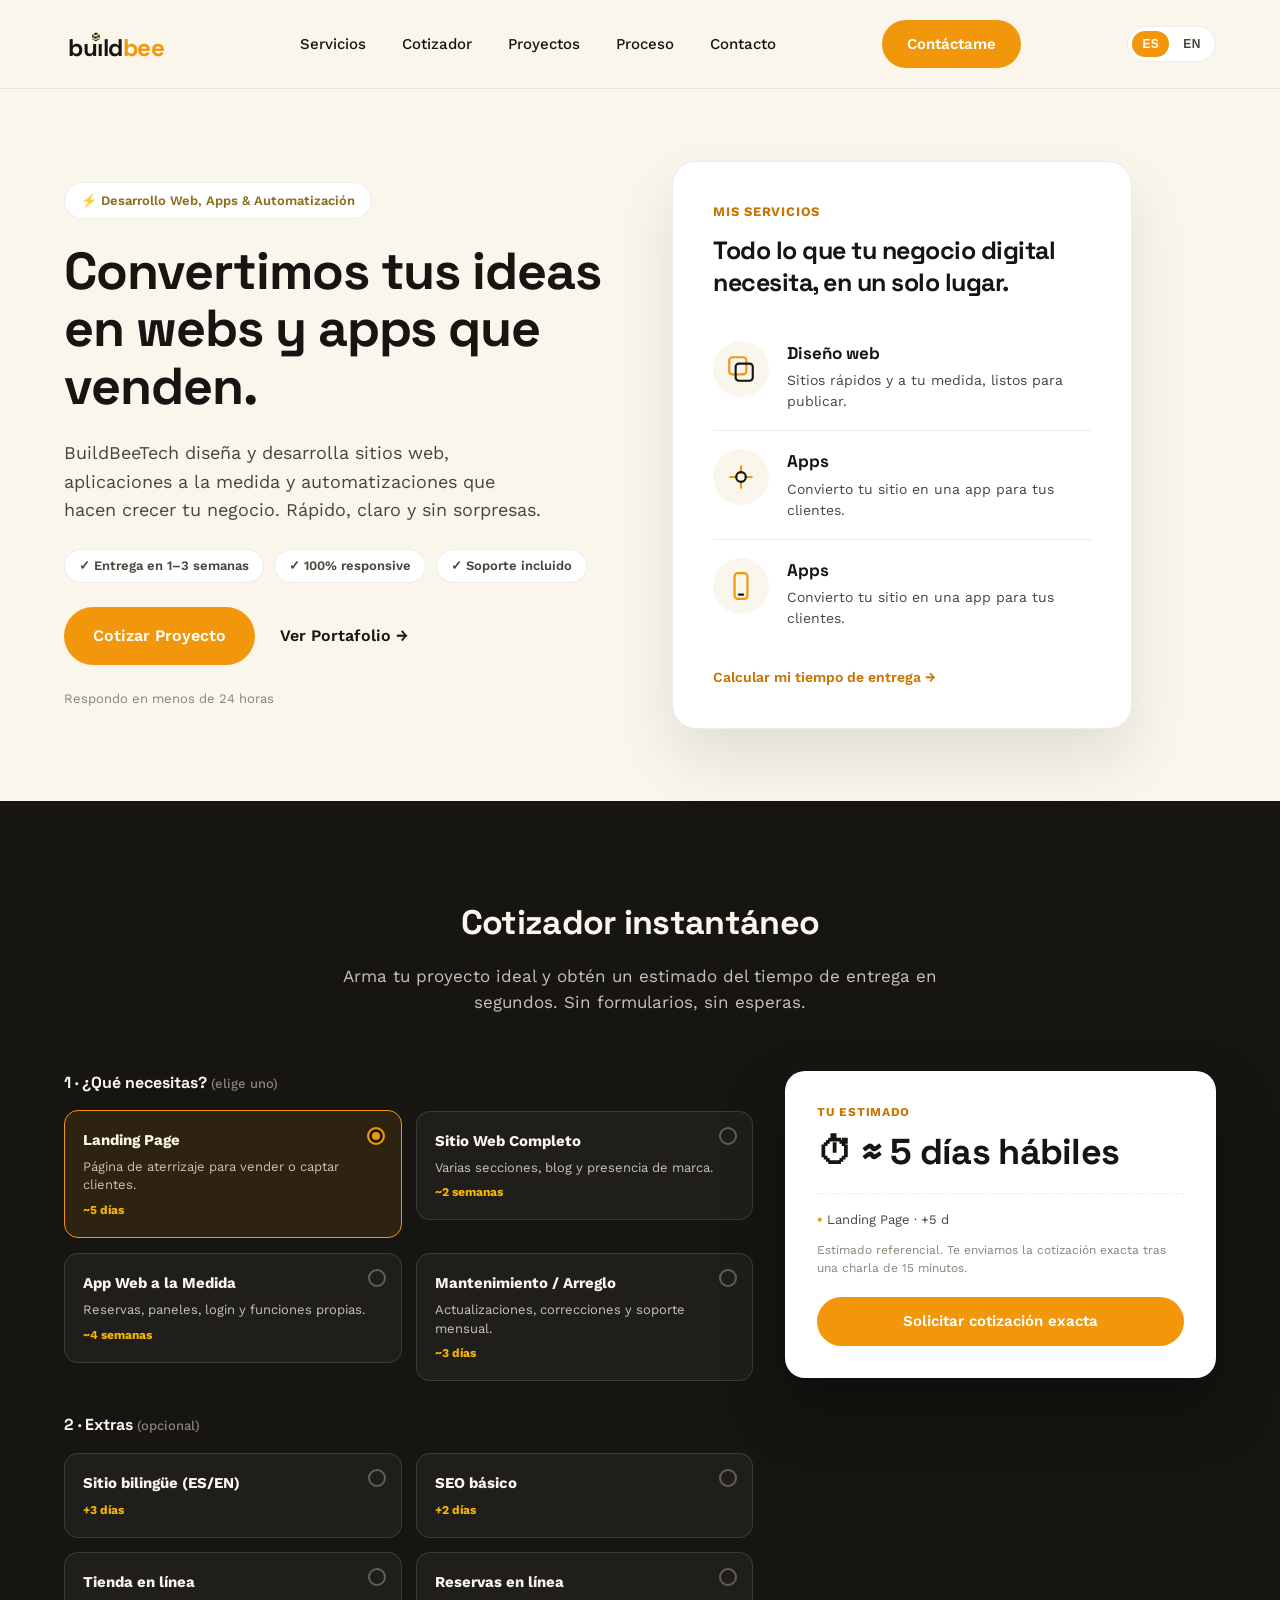
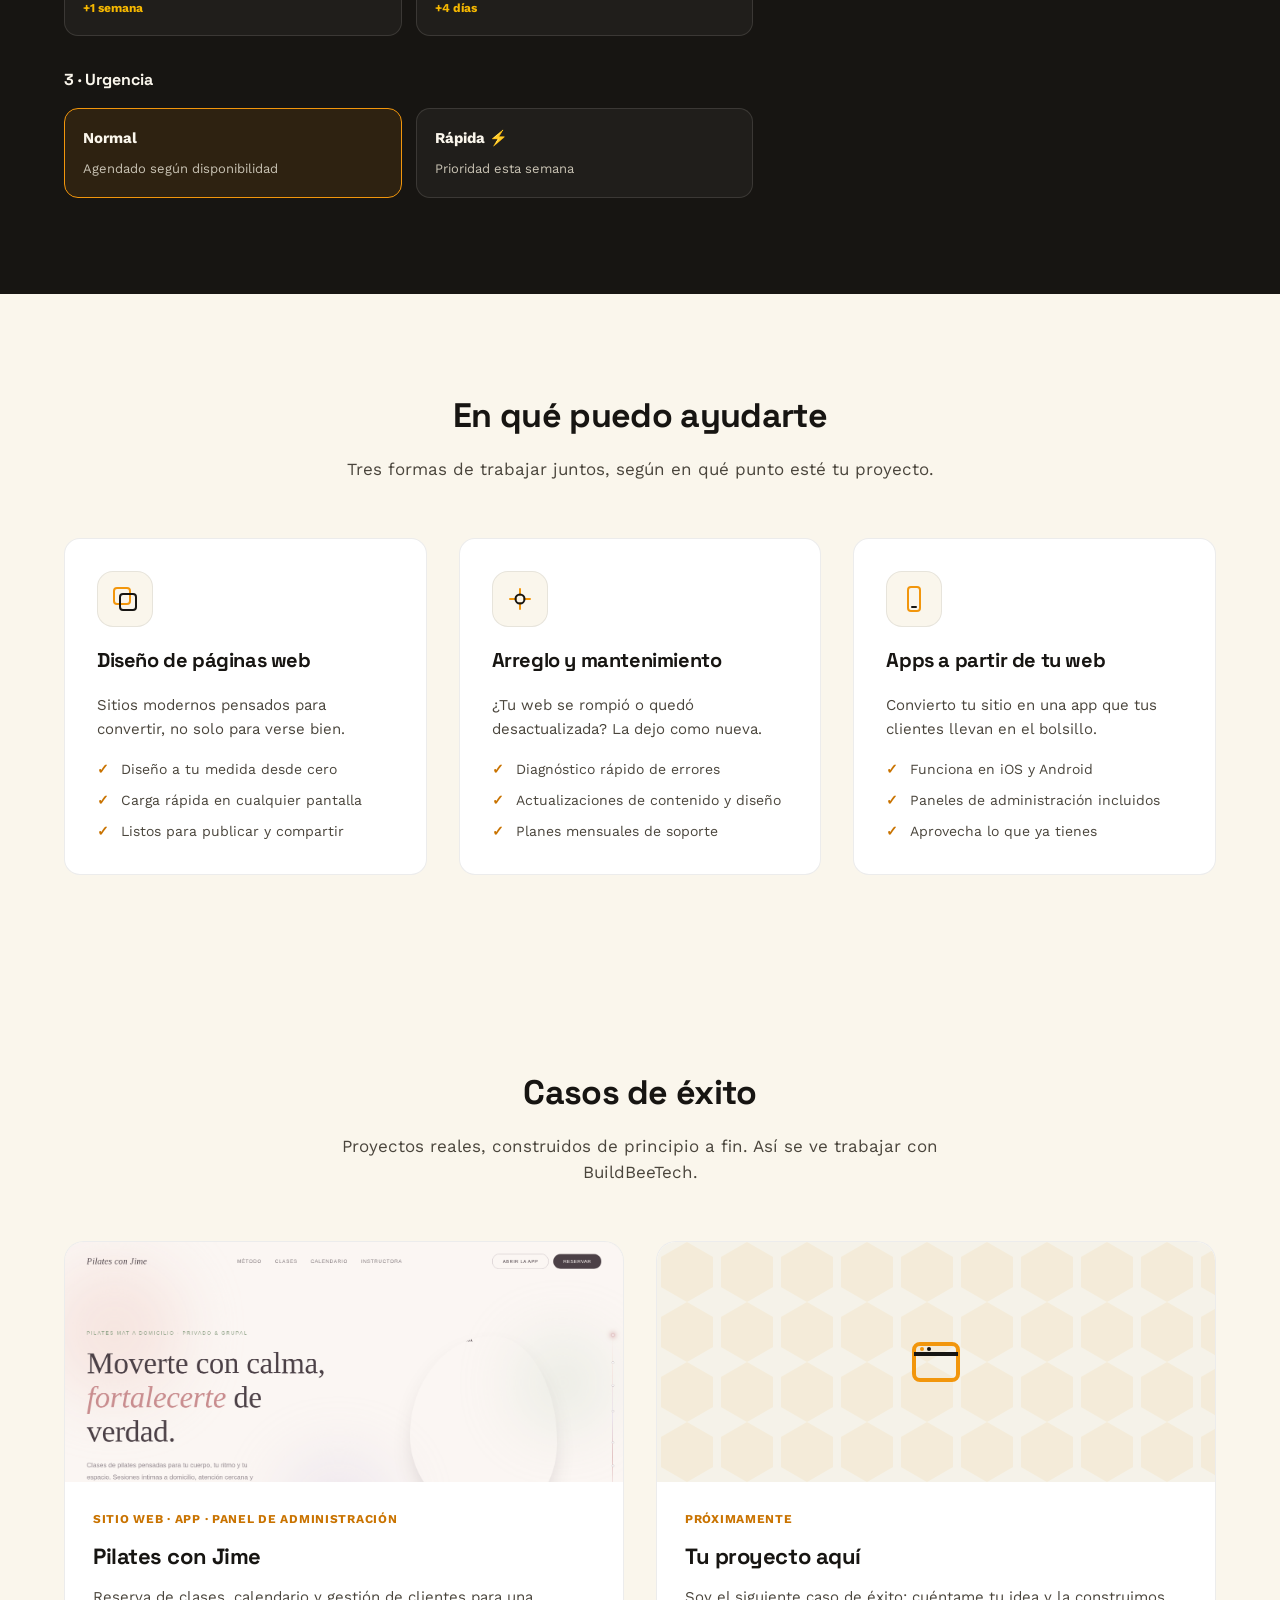
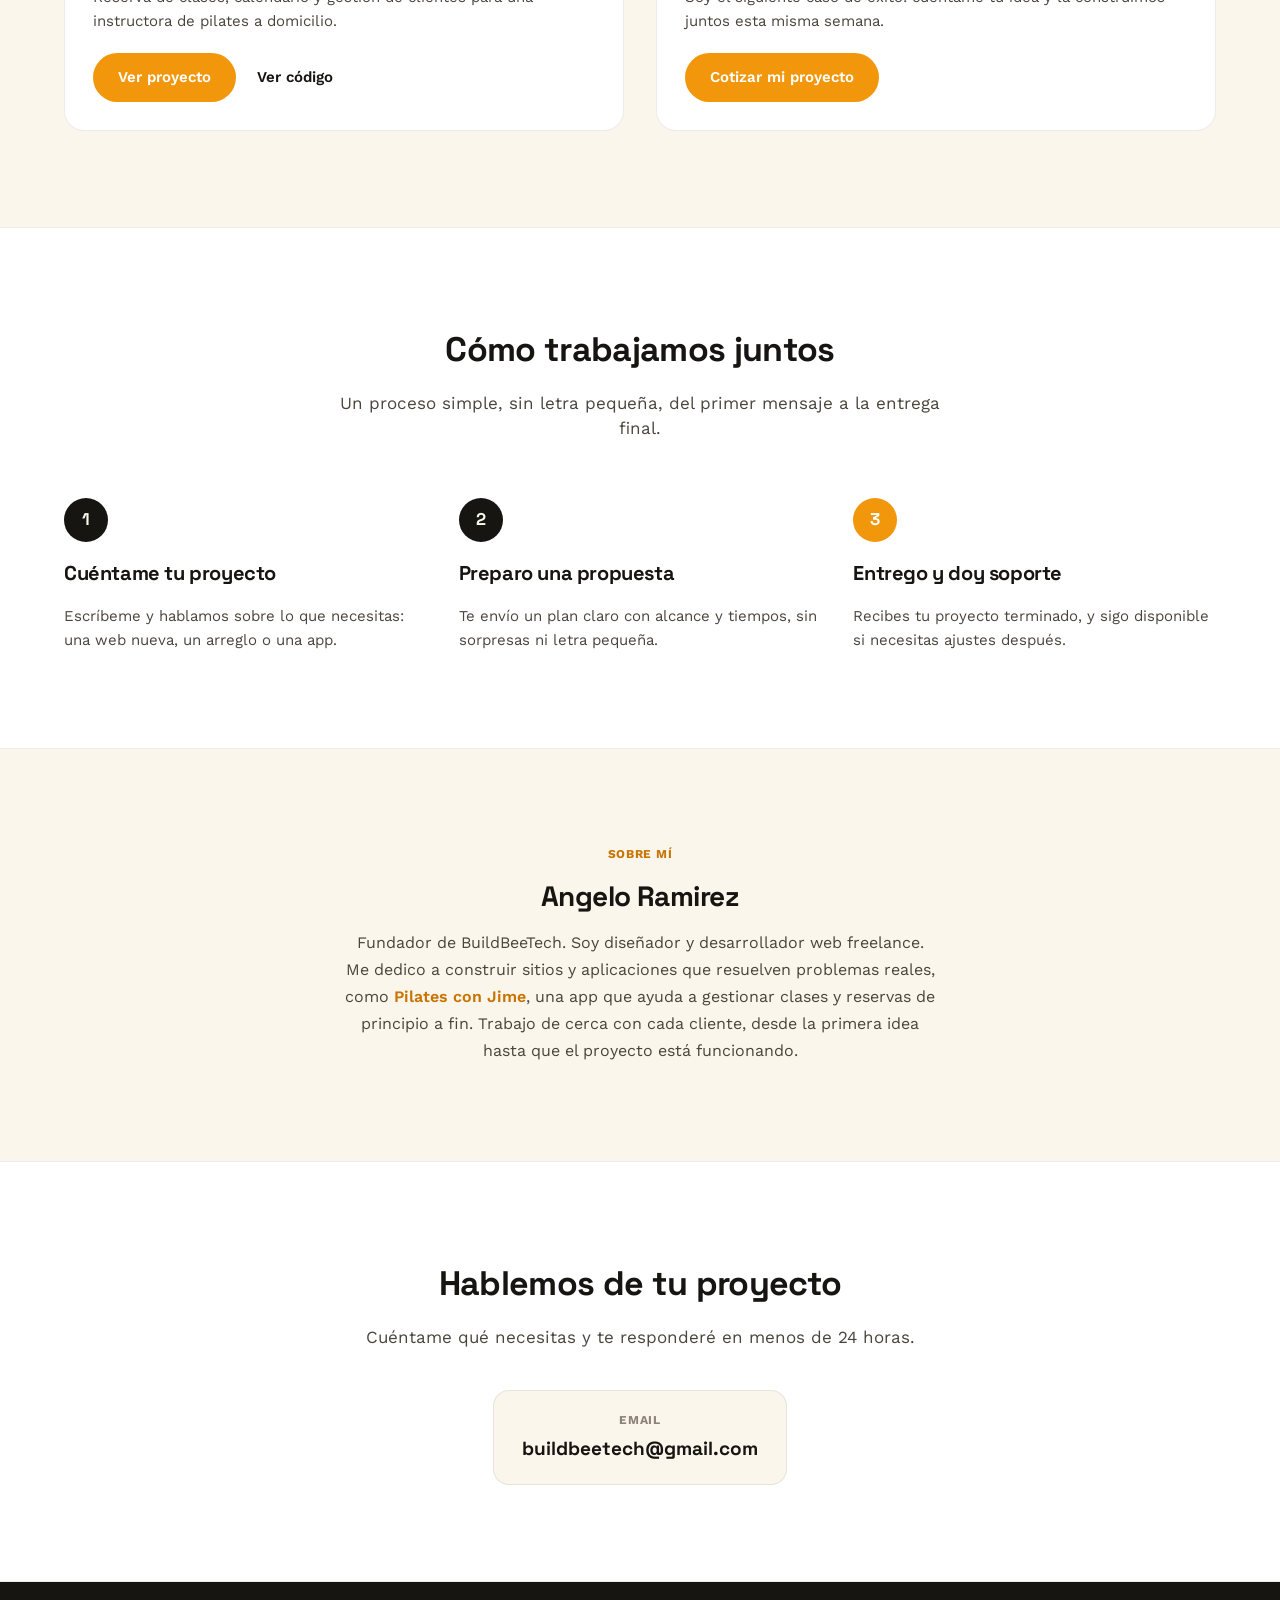
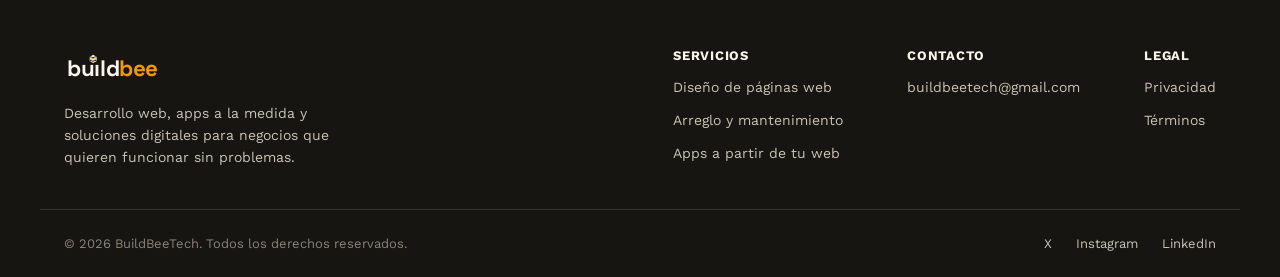
<file: index.html>
<!doctype html>
<html lang="es">
<head>
    <!-- Google tag (gtag.js) -->
    <script async src="https://www.googletagmanager.com/gtag/js?id=G-SJ3KTB9C2F"></script>
    <script>
      window.dataLayer = window.dataLayer || [];
      function gtag(){dataLayer.push(arguments);}
      gtag('js', new Date());

      gtag('config', 'G-SJ3KTB9C2F');
    </script>

    <meta charset="UTF-8">
    <meta name="viewport" content="width=device-width, initial-scale=1.0">
    <title>BuildBeeTech — Desarrollo web, apps y automatización para tu negocio</title>
    <meta name="description" content="BuildBeeTech: diseño páginas web, desarrollo apps a la medida, sitios bilingües y mantenimiento. Cotiza tu proyecto en segundos y recibe respuesta en menos de 24 horas.">
    <link rel="icon" type="image/svg+xml" href="assets/img/favicon.svg">
    <link rel="preconnect" href="https://fonts.googleapis.com">
    <link rel="preconnect" href="https://fonts.gstatic.com" crossorigin>
    <link rel="stylesheet" href="https://fonts.googleapis.com/css2?family=Space+Grotesk:wght@500;700&family=Work+Sans:wght@400;500;600;700&display=swap">
    <link rel="stylesheet" href="assets/css/styles.css">
</head>
<body data-page="index">
<header class="site-header">
  <div class="container nav">
    <a href="#inicio" class="logo" aria-label="BuildBeeTech — inicio">
      <svg class="logo-word-mark" width="130" height="43" viewBox="0 0 300 100" fill="none" xmlns="http://www.w3.org/2000/svg" role="img" aria-label="BuildBeeTech">
        <defs><clipPath id="hex-nav-dot"><path d="M50,4 L89.8,27 L89.8,73 L50,96 L10.2,73 L10.2,27 Z"/></clipPath></defs>
        <text x="8" y="76" font-family="'Space Grotesk', sans-serif" font-weight="700" font-size="56" letter-spacing="-1" fill="#171512">buıld<tspan fill="#F2960C">bee</tspan></text>
        <g transform="translate(62,21.3) scale(0.22)">
          <path d="M50,4 L89.8,27 L89.8,73 L50,96 L10.2,73 L10.2,27 Z" fill="#171512"/>
          <g clip-path="url(#hex-nav-dot)">
            <path d="M-4,30 Q13,18 30,30 T64,30 T98,30" stroke="#FAF6EC" stroke-width="11" stroke-linecap="round" fill="none"/>
            <path d="M-4,50 Q13,62 30,50 T64,50 T98,50" stroke="#F2960C" stroke-width="11" stroke-linecap="round" fill="none"/>
            <path d="M-4,70 Q13,58 30,70 T64,70 T98,70" stroke="#FAF6EC" stroke-width="11" stroke-linecap="round" fill="none"/>
          </g>
        </g>
      </svg>
    </a>

    <nav class="nav-links" id="nav-links">
      <a href="#servicios">Servicios</a>
      <a href="#cotizador">Cotizador</a>
      <a href="#proyectos">Proyectos</a>
      <a href="#proceso">Proceso</a>
      <a href="#contacto">Contacto</a>
    </nav>

    <div class="nav-actions">
      <a href="#contacto" class="btn btn-primary">Contáctame</a>
    </div>

    <div class="lang-switcher" role="group" aria-label="Seleccionar idioma">
      <button type="button" class="lang-btn is-active" data-lang="es" aria-pressed="true">ES</button>
      <button type="button" class="lang-btn" data-lang="en" aria-pressed="false">EN</button>
    </div>

    <button class="nav-toggle" id="nav-toggle" aria-label="Abrir menú" aria-expanded="false" aria-controls="nav-links">
      <span></span><span></span><span></span>
    </button>
  </div>
</header>

<main id="inicio">

  <!-- HERO -->
  <section class="hero">
    <div class="container hero-grid">
      <div class="hero-copy">
        <span class="badge"><span class="dot"></span>⚡ Desarrollo Web, Apps &amp; Automatización</span>
        <h1>Convertimos tus ideas en webs y apps que venden.</h1>
        <p class="lead">BuildBeeTech diseña y desarrolla sitios web, aplicaciones a la medida y automatizaciones que hacen crecer tu negocio. Rápido, claro y sin sorpresas.</p>
        <ul class="hero-chips">
          <li>✓ Entrega en 1–3 semanas</li>
          <li>✓ 100% responsive</li>
          <li>✓ Soporte incluido</li>
        </ul>
        <div class="hero-actions">
          <a href="#contacto" class="btn btn-primary btn-lg">Cotizar Proyecto</a>
          <a href="#proyectos" class="btn btn-ghost btn-lg">Ver Portafolio →</a>
        </div>
        <p class="fine-print">Respondo en menos de 24 horas</p>
      </div>
      <div class="hero-visual">
        <div class="hero-panel">
          <span class="hero-panel-eyebrow">Mis servicios</span>
          <h2 class="hero-panel-title">Todo lo que tu negocio digital necesita, en un solo lugar.</h2>
          <div class="hero-panel-list">
            <div class="hero-panel-item">
              <span class="hero-panel-icon">
                <svg width="30" height="30" viewBox="0 0 28 28" fill="none" aria-hidden="true"><rect x="3" y="3" width="16" height="16" rx="3" stroke="#F2960C" stroke-width="2"/><rect x="9" y="9" width="16" height="16" rx="3" stroke="#171512" stroke-width="2"/></svg>
              </span>
              <div>
                <span class="hero-panel-item-title">Diseño web</span>
                <p class="hero-panel-item-desc">Sitios rápidos y a tu medida, listos para publicar.</p>
              </div>
            </div>
            <div class="hero-panel-divider"></div>
            <div class="hero-panel-item">
              <span class="hero-panel-icon">
                <svg width="30" height="30" viewBox="0 0 28 28" fill="none" aria-hidden="true"><path d="M14 4v6M14 18v6M4 14h6M18 14h6" stroke="#F2960C" stroke-width="2" stroke-linecap="round"/><circle cx="14" cy="14" r="4.5" stroke="#171512" stroke-width="2"/></svg>
              </span>
              <div>
                <span class="hero-panel-item-title">Mantenimiento</span>
                <p class="hero-panel-item-desc">Reviso y arreglo tu web si algo deja de funcionar.</p>
              </div>
            </div>
            <div class="hero-panel-divider"></div>
            <div class="hero-panel-item">
              <span class="hero-panel-icon">
                <svg width="30" height="30" viewBox="0 0 28 28" fill="none" aria-hidden="true"><rect x="8" y="2" width="12" height="24" rx="3" stroke="#F2960C" stroke-width="2"/><line x1="12" y1="22" x2="16" y2="22" stroke="#171512" stroke-width="2" stroke-linecap="round"/></svg>
              </span>
              <div>
                <span class="hero-panel-item-title">Apps</span>
                <p class="hero-panel-item-desc">Convierto tu sitio en una app para tus clientes.</p>
              </div>
            </div>
          </div>
          <a href="#cotizador" class="hero-panel-link">Calcular mi tiempo de entrega →</a>
        </div>
      </div>
    </div>
  </section>

  <!-- COTIZADOR INTERACTIVO -->
  <section class="estimator" id="cotizador">
    <div class="container">
      <div class="section-head">
        <h2>Cotizador instantáneo</h2>
        <p>Arma tu proyecto ideal y obtén un estimado del tiempo de entrega en segundos. Sin formularios, sin esperas.</p>
      </div>
      <div class="estimator-card">
        <div class="estimator-options">
          <fieldset class="estimator-fieldset">
            <legend>1 · ¿Qué necesitas? <small>(elige uno)</small></legend>
            <div class="option-grid" role="radiogroup" aria-label="Tipo de proyecto">
              <label class="option-card">
                <input type="radio" name="est-type" value="landing" checked>
                <span class="option-inner">
                  <span class="option-check" aria-hidden="true"></span>
                  <strong>Landing Page</strong>
                  <small>Página de aterrizaje para vender o captar clientes.</small>
                  <em class="option-meta">~5 días</em>
                </span>
              </label>
              <label class="option-card">
                <input type="radio" name="est-type" value="sitio">
                <span class="option-inner">
                  <span class="option-check" aria-hidden="true"></span>
                  <strong>Sitio Web Completo</strong>
                  <small>Varias secciones, blog y presencia de marca.</small>
                  <em class="option-meta">~2 semanas</em>
                </span>
              </label>
              <label class="option-card">
                <input type="radio" name="est-type" value="app">
                <span class="option-inner">
                  <span class="option-check" aria-hidden="true"></span>
                  <strong>App Web a la Medida</strong>
                  <small>Reservas, paneles, login y funciones propias.</small>
                  <em class="option-meta">~4 semanas</em>
                </span>
              </label>
              <label class="option-card">
                <input type="radio" name="est-type" value="mantenimiento">
                <span class="option-inner">
                  <span class="option-check" aria-hidden="true"></span>
                  <strong>Mantenimiento / Arreglo</strong>
                  <small>Actualizaciones, correcciones y soporte mensual.</small>
                  <em class="option-meta">~3 días</em>
                </span>
              </label>
            </div>
          </fieldset>

          <fieldset class="estimator-fieldset">
            <legend>2 · Extras <small>(opcional)</small></legend>
            <div class="option-grid option-grid-extras">
              <label class="option-card">
                <input type="checkbox" name="est-extra" value="bilingue">
                <span class="option-inner">
                  <span class="option-check" aria-hidden="true"></span>
                  <strong>Sitio bilingüe (ES/EN)</strong>
                  <em class="option-meta">+3 días</em>
                </span>
              </label>
              <label class="option-card">
                <input type="checkbox" name="est-extra" value="seo">
                <span class="option-inner">
                  <span class="option-check" aria-hidden="true"></span>
                  <strong>SEO básico</strong>
                  <em class="option-meta">+2 días</em>
                </span>
              </label>
              <label class="option-card">
                <input type="checkbox" name="est-extra" value="ecommerce">
                <span class="option-inner">
                  <span class="option-check" aria-hidden="true"></span>
                  <strong>Tienda en línea</strong>
                  <em class="option-meta">+1 semana</em>
                </span>
              </label>
              <label class="option-card">
                <input type="checkbox" name="est-extra" value="reservas">
                <span class="option-inner">
                  <span class="option-check" aria-hidden="true"></span>
                  <strong>Reservas en línea</strong>
                  <em class="option-meta">+4 días</em>
                </span>
              </label>
            </div>
          </fieldset>

          <fieldset class="estimator-fieldset">
            <legend>3 · Urgencia</legend>
            <div class="urgency-grid" role="radiogroup" aria-label="Urgencia del proyecto">
              <label class="urgency-card">
                <input type="radio" name="est-urgency" value="normal" checked>
                <span class="option-inner"><strong>Normal</strong><small>Agendado según disponibilidad</small></span>
              </label>
              <label class="urgency-card">
                <input type="radio" name="est-urgency" value="rapida">
                <span class="option-inner"><strong>Rápida ⚡</strong><small>Prioridad esta semana</small></span>
              </label>
            </div>
          </fieldset>
        </div>

        <aside class="estimator-summary" aria-live="polite">
          <span class="summary-eyebrow">Tu estimado</span>
          <p class="summary-price" id="est-days">⏱ ≈ 5 días hábiles</p>
          <ul class="summary-list" id="est-breakdown">
            <li>Landing Page · 5 días</li>
          </ul>
          <p class="summary-note">Estimado referencial. Te enviamos la cotización exacta tras una charla de 15 minutos.</p>
          <a href="#contacto" class="btn btn-primary summary-cta" id="est-cta">Solicitar cotización exacta</a>
        </aside>
      </div>
    </div>
  </section>

  <!-- SERVICIOS -->
  <section class="features" id="servicios">
    <div class="container">
      <div class="section-head">
        <h2>En qué puedo ayudarte</h2>
        <p>Tres formas de trabajar juntos, según en qué punto esté tu proyecto.</p>
      </div>
      <div class="features-grid">
        <article class="card">
          <span class="card-icon">
            <svg width="28" height="28" viewBox="0 0 28 28" fill="none" aria-hidden="true"><rect x="3" y="3" width="16" height="16" rx="3" stroke="#F2960C" stroke-width="2"/><rect x="9" y="9" width="16" height="16" rx="3" stroke="#171512" stroke-width="2"/></svg>
          </span>
          <h3>Diseño de páginas web</h3>
          <p>Sitios modernos pensados para convertir, no solo para verse bien.</p>
          <ul class="card-list">
            <li>Diseño a tu medida desde cero</li>
            <li>Carga rápida en cualquier pantalla</li>
            <li>Listos para publicar y compartir</li>
          </ul>
        </article>
        <article class="card">
          <span class="card-icon">
            <svg width="28" height="28" viewBox="0 0 28 28" fill="none" aria-hidden="true"><path d="M14 4v6M14 18v6M4 14h6M18 14h6" stroke="#F2960C" stroke-width="2" stroke-linecap="round"/><circle cx="14" cy="14" r="4.5" stroke="#171512" stroke-width="2"/></svg>
          </span>
          <h3>Arreglo y mantenimiento</h3>
          <p>¿Tu web se rompió o quedó desactualizada? La dejo como nueva.</p>
          <ul class="card-list">
            <li>Diagnóstico rápido de errores</li>
            <li>Actualizaciones de contenido y diseño</li>
            <li>Planes mensuales de soporte</li>
          </ul>
        </article>
        <article class="card">
          <span class="card-icon">
            <svg width="28" height="28" viewBox="0 0 28 28" fill="none" aria-hidden="true"><rect x="8" y="2" width="12" height="24" rx="3" stroke="#F2960C" stroke-width="2"/><line x1="12" y1="22" x2="16" y2="22" stroke="#171512" stroke-width="2" stroke-linecap="round"/></svg>
          </span>
          <h3>Apps a partir de tu web</h3>
          <p>Convierto tu sitio en una app que tus clientes llevan en el bolsillo.</p>
          <ul class="card-list">
            <li>Funciona en iOS y Android</li>
            <li>Paneles de administración incluidos</li>
            <li>Aprovecha lo que ya tienes</li>
          </ul>
        </article>
      </div>
    </div>
  </section>

  <!-- PORTAFOLIO -->
  <section class="portfolio" id="proyectos">
    <div class="container">
      <div class="section-head">
        <h2>Casos de éxito</h2>
        <p>Proyectos reales, construidos de principio a fin. Así se ve trabajar con BuildBeeTech.</p>
      </div>
      <div class="portfolio-grid">
        <article class="portfolio-tile">
          <a class="portfolio-tile-media" href="https://angelor256.github.io/PilatesconJime/" target="_blank" rel="noopener">
            <img src="assets/img/portfolio-pilatesconjime.png" alt="Captura de inicio del sitio Pilates con Jime" loading="lazy">
          </a>
          <div class="portfolio-tile-body">
            <span class="portfolio-tag">Sitio web · App · Panel de administración</span>
            <h3>Pilates con Jime</h3>
            <p>Reserva de clases, calendario y gestión de clientes para una instructora de pilates a domicilio.</p>
            <div class="portfolio-links">
              <a href="https://angelor256.github.io/PilatesconJime/" target="_blank" rel="noopener" class="btn btn-primary">Ver proyecto</a>
              <a href="https://github.com/angelor256/PilatesconJime" target="_blank" rel="noopener" class="btn btn-ghost">Ver código</a>
            </div>
          </div>
        </article>
        <article class="portfolio-tile portfolio-tile-soon">
          <div class="portfolio-tile-media portfolio-placeholder" aria-hidden="true">
            <svg width="56" height="56" viewBox="0 0 28 28" fill="none"><rect x="3" y="5" width="22" height="18" rx="3" stroke="#F2960C" stroke-width="2"/><path d="M3 10h22" stroke="#171512" stroke-width="2"/><circle cx="7" cy="7.5" r="1" fill="#F2960C"/><circle cx="10.5" cy="7.5" r="1" fill="#171512"/></svg>
          </div>
          <div class="portfolio-tile-body">
            <span class="portfolio-tag">Próximamente</span>
            <h3>Tu proyecto aquí</h3>
            <p>Soy el siguiente caso de éxito: cuéntame tu idea y la construimos juntos esta misma semana.</p>
            <div class="portfolio-links">
              <a href="#cotizador" class="btn btn-primary">Cotizar mi proyecto</a>
            </div>
          </div>
        </article>
      </div>
    </div>
  </section>

  <!-- PROCESO -->
  <section class="how-it-works" id="proceso">
    <div class="container">
      <div class="section-head">
        <h2>Cómo trabajamos juntos</h2>
        <p>Un proceso simple, sin letra pequeña, del primer mensaje a la entrega final.</p>
      </div>
      <div class="steps-grid">
        <div class="step">
          <div class="step-number">1</div>
          <h3>Cuéntame tu proyecto</h3>
          <p>Escríbeme y hablamos sobre lo que necesitas: una web nueva, un arreglo o una app.</p>
        </div>
        <div class="step">
          <div class="step-number">2</div>
          <h3>Preparo una propuesta</h3>
          <p>Te envío un plan claro con alcance y tiempos, sin sorpresas ni letra pequeña.</p>
        </div>
        <div class="step">
          <div class="step-number step-number-accent">3</div>
          <h3>Entrego y doy soporte</h3>
          <p>Recibes tu proyecto terminado, y sigo disponible si necesitas ajustes después.</p>
        </div>
      </div>
    </div>
  </section>

  <!-- SOBRE MI -->
  <section class="about" id="sobre-mi">
    <div class="container about-inner">
      <span class="eyebrow">Sobre mí</span>
      <h2>Angelo Ramirez</h2>
      <p>Fundador de BuildBeeTech. Soy diseñador y desarrollador web freelance. Me dedico a construir sitios y aplicaciones que resuelven problemas reales, como <a href="#proyectos">Pilates con Jime</a>, una app que ayuda a gestionar clases y reservas de principio a fin. Trabajo de cerca con cada cliente, desde la primera idea hasta que el proyecto está funcionando.</p>
    </div>
  </section>

  <!-- CONTACTO -->
  <section class="contact" id="contacto">
    <div class="container contact-inner">
      <h2>Hablemos de tu proyecto</h2>
      <p>Cuéntame qué necesitas y te responderé en menos de 24 horas.</p>
      <div class="contact-methods">
        <a href="mailto:buildbeetech@gmail.com" class="contact-card">
          <span class="contact-label">Email</span>
          <span class="contact-value">buildbeetech@gmail.com</span>
        </a>
      </div>
    </div>
  </section>

</main>

<footer class="site-footer">
  <div class="container footer-top">
    <div class="footer-brand">
      <a href="#inicio" class="logo" aria-label="BuildBeeTech — inicio">
        <svg class="logo-word-mark" width="120" height="40" viewBox="0 0 300 100" fill="none" xmlns="http://www.w3.org/2000/svg" role="img" aria-label="BuildBeeTech">
          <defs><clipPath id="hex-footer-dot"><path d="M50,4 L89.8,27 L89.8,73 L50,96 L10.2,73 L10.2,27 Z"/></clipPath></defs>
          <text x="8" y="76" font-family="'Space Grotesk', sans-serif" font-weight="700" font-size="56" letter-spacing="-1" fill="#FAF6EC">buıld<tspan fill="#F2960C">bee</tspan></text>
          <g transform="translate(62,21.3) scale(0.22)">
            <path d="M50,4 L89.8,27 L89.8,73 L50,96 L10.2,73 L10.2,27 Z" fill="#FAF6EC"/>
            <g clip-path="url(#hex-footer-dot)">
              <path d="M-4,30 Q13,18 30,30 T64,30 T98,30" stroke="#171512" stroke-width="11" stroke-linecap="round" fill="none"/>
              <path d="M-4,50 Q13,62 30,50 T64,50 T98,50" stroke="#F2960C" stroke-width="11" stroke-linecap="round" fill="none"/>
              <path d="M-4,70 Q13,58 30,70 T64,70 T98,70" stroke="#171512" stroke-width="11" stroke-linecap="round" fill="none"/>
            </g>
          </g>
        </svg>
      </a>
      <p>Desarrollo web, apps a la medida y soluciones digitales para negocios que quieren funcionar sin problemas.</p>
    </div>
    <div class="footer-columns">
      <div class="footer-col">
        <span class="footer-col-title">Servicios</span>
        <a href="#servicios">Diseño de páginas web</a>
        <a href="#servicios">Arreglo y mantenimiento</a>
        <a href="#servicios">Apps a partir de tu web</a>
      </div>
      <div class="footer-col">
        <span class="footer-col-title">Contacto</span>
        <a href="mailto:buildbeetech@gmail.com">buildbeetech@gmail.com</a>
      </div>
      <div class="footer-col">
        <span class="footer-col-title">Legal</span>
        <a href="privacidad.html">Privacidad</a>
        <a href="terminos.html">Términos</a>
      </div>
    </div>
  </div>
  <div class="container footer-bottom">
    <span>© 2026 BuildBeeTech. Todos los derechos reservados.</span>
    <div class="footer-social">
      <a href="#">X</a>
      <a href="https://www.instagram.com/buildbeetech/" target="_blank" rel="noopener">Instagram</a>
      <a href="#">LinkedIn</a>
    </div>
  </div>
</footer>

<script src="assets/js/main.js"></script>
</body>
</html>
</file>
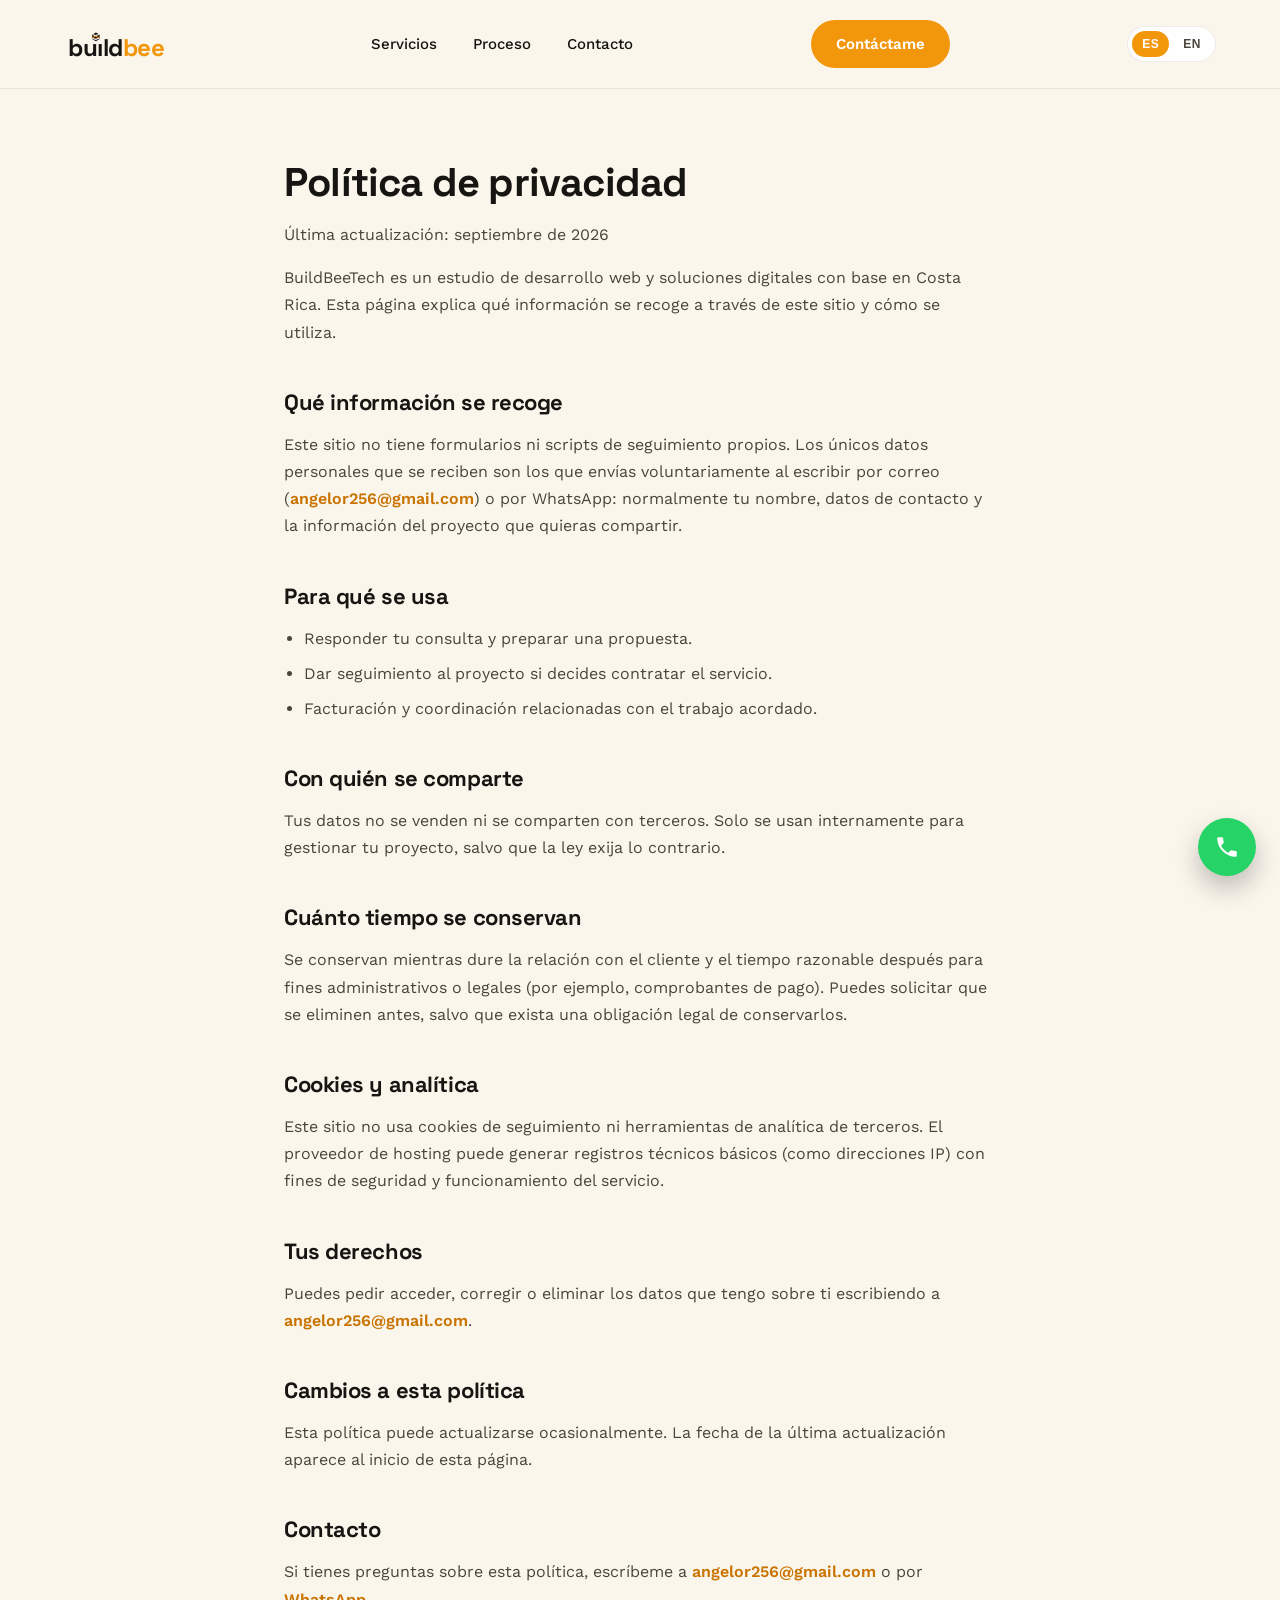
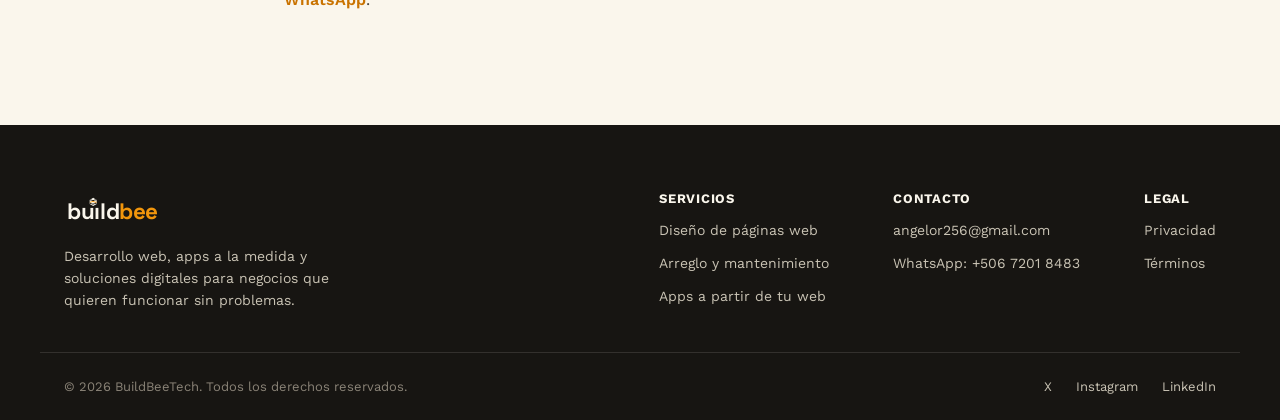
<file: privacidad.html>
<!doctype html>
<html lang="es">
<head>
<meta charset="UTF-8">
<meta name="viewport" content="width=device-width, initial-scale=1.0">
<title>Política de privacidad — BuildBeeTech</title>
<meta name="description" content="Política de privacidad de BuildBeeTech: qué datos se recogen a través de este sitio y cómo se usan.">
<link rel="icon" type="image/svg+xml" href="assets/img/favicon.svg">
<link rel="preconnect" href="https://fonts.googleapis.com">
<link rel="preconnect" href="https://fonts.gstatic.com" crossorigin>
<link rel="stylesheet" href="https://fonts.googleapis.com/css2?family=Space+Grotesk:wght@500;700&family=Work+Sans:wght@400;500;600;700&display=swap">
<link rel="stylesheet" href="assets/css/styles.css">
</head>
<body data-page="privacidad">

<header class="site-header">
  <div class="container nav">
    <a href="index.html" class="logo" aria-label="BuildBeeTech — inicio">
      <svg class="logo-word-mark" width="130" height="43" viewBox="0 0 300 100" fill="none" xmlns="http://www.w3.org/2000/svg" role="img" aria-label="buildbee">
        <defs><clipPath id="hex-nav-dot"><path d="M50,4 L89.8,27 L89.8,73 L50,96 L10.2,73 L10.2,27 Z"/></clipPath></defs>
        <text x="8" y="76" font-family="'Space Grotesk', sans-serif" font-weight="700" font-size="56" letter-spacing="-1" fill="#171512">buıld<tspan fill="#F2960C">bee</tspan></text>
        <g transform="translate(62,21.3) scale(0.22)">
          <path d="M50,4 L89.8,27 L89.8,73 L50,96 L10.2,73 L10.2,27 Z" fill="#171512"/>
          <g clip-path="url(#hex-nav-dot)">
            <path d="M-4,30 Q13,18 30,30 T64,30 T98,30" stroke="#FAF6EC" stroke-width="11" stroke-linecap="round" fill="none"/>
            <path d="M-4,50 Q13,62 30,50 T64,50 T98,50" stroke="#F2960C" stroke-width="11" stroke-linecap="round" fill="none"/>
            <path d="M-4,70 Q13,58 30,70 T64,70 T98,70" stroke="#FAF6EC" stroke-width="11" stroke-linecap="round" fill="none"/>
          </g>
        </g>
      </svg>
    </a>

    <nav class="nav-links" id="nav-links">
      <a href="index.html#servicios">Servicios</a>
      <a href="index.html#proceso">Proceso</a>
      <a href="index.html#contacto">Contacto</a>
    </nav>

    <div class="nav-actions">
      <a href="index.html#contacto" class="btn btn-primary">Contáctame</a>
    </div>



    <div class="lang-switcher" role="group" aria-label="Seleccionar idioma">
      <button type="button" class="lang-btn is-active" data-lang="es" aria-pressed="true">ES</button>
      <button type="button" class="lang-btn" data-lang="en" aria-pressed="false">EN</button>
    </div>
    <button class="nav-toggle" id="nav-toggle" aria-label="Abrir menú" aria-expanded="false" aria-controls="nav-links">
      <span></span><span></span><span></span>
    </button>
  </div>
</header>

<main class="legal-main">
  <div class="container">
    <h1>Política de privacidad</h1>
    <p class="legal-updated">Última actualización: septiembre de 2026</p>

    <p>BuildBeeTech es un estudio de desarrollo web y soluciones digitales con base en Costa Rica. Esta página explica qué información se recoge a través de este sitio y cómo se utiliza.</p>

    <h2>Qué información se recoge</h2>
    <p>Este sitio no tiene formularios ni scripts de seguimiento propios. Los únicos datos personales que se reciben son los que envías voluntariamente al escribir por correo (<a href="mailto:angelor256@gmail.com">angelor256@gmail.com</a>) o por WhatsApp: normalmente tu nombre, datos de contacto y la información del proyecto que quieras compartir.</p>

    <h2>Para qué se usa</h2>
    <ul>
      <li>Responder tu consulta y preparar una propuesta.</li>
      <li>Dar seguimiento al proyecto si decides contratar el servicio.</li>
      <li>Facturación y coordinación relacionadas con el trabajo acordado.</li>
    </ul>

    <h2>Con quién se comparte</h2>
    <p>Tus datos no se venden ni se comparten con terceros. Solo se usan internamente para gestionar tu proyecto, salvo que la ley exija lo contrario.</p>

    <h2>Cuánto tiempo se conservan</h2>
    <p>Se conservan mientras dure la relación con el cliente y el tiempo razonable después para fines administrativos o legales (por ejemplo, comprobantes de pago). Puedes solicitar que se eliminen antes, salvo que exista una obligación legal de conservarlos.</p>

    <h2>Cookies y analítica</h2>
    <p>Este sitio no usa cookies de seguimiento ni herramientas de analítica de terceros. El proveedor de hosting puede generar registros técnicos básicos (como direcciones IP) con fines de seguridad y funcionamiento del servicio.</p>

    <h2>Tus derechos</h2>
    <p>Puedes pedir acceder, corregir o eliminar los datos que tengo sobre ti escribiendo a <a href="mailto:angelor256@gmail.com">angelor256@gmail.com</a>.</p>

    <h2>Cambios a esta política</h2>
    <p>Esta política puede actualizarse ocasionalmente. La fecha de la última actualización aparece al inicio de esta página.</p>

    <h2>Contacto</h2>
    <p>Si tienes preguntas sobre esta política, escríbeme a <a href="mailto:angelor256@gmail.com">angelor256@gmail.com</a> o por <a href="https://wa.me/50672018483" target="_blank" rel="noopener">WhatsApp</a>.</p>
  </div>
</main>

<footer class="site-footer">
  <div class="container footer-top">
    <div class="footer-brand">
      <a href="index.html" class="logo" aria-label="BuildBeeTech — inicio">
        <svg class="logo-word-mark" width="120" height="40" viewBox="0 0 300 100" fill="none" xmlns="http://www.w3.org/2000/svg" role="img" aria-label="buildbee">
          <defs><clipPath id="hex-footer-dot"><path d="M50,4 L89.8,27 L89.8,73 L50,96 L10.2,73 L10.2,27 Z"/></clipPath></defs>
          <text x="8" y="76" font-family="'Space Grotesk', sans-serif" font-weight="700" font-size="56" letter-spacing="-1" fill="#FAF6EC">buıld<tspan fill="#F2960C">bee</tspan></text>
          <g transform="translate(62,21.3) scale(0.22)">
            <path d="M50,4 L89.8,27 L89.8,73 L50,96 L10.2,73 L10.2,27 Z" fill="#FAF6EC"/>
            <g clip-path="url(#hex-footer-dot)">
              <path d="M-4,30 Q13,18 30,30 T64,30 T98,30" stroke="#171512" stroke-width="11" stroke-linecap="round" fill="none"/>
              <path d="M-4,50 Q13,62 30,50 T64,50 T98,50" stroke="#F2960C" stroke-width="11" stroke-linecap="round" fill="none"/>
              <path d="M-4,70 Q13,58 30,70 T64,70 T98,70" stroke="#171512" stroke-width="11" stroke-linecap="round" fill="none"/>
            </g>
          </g>
        </svg>
      </a>
      <p>Diseño web, mantenimiento y apps para negocios que quieren funcionar sin problemas.</p>
    </div>
    <div class="footer-columns">
      <div class="footer-col">
        <span class="footer-col-title">Servicios</span>
        <a href="index.html#servicios">Diseño de páginas web</a>
        <a href="index.html#servicios">Arreglo y mantenimiento</a>
        <a href="index.html#servicios">Apps a partir de tu web</a>
      </div>
      <div class="footer-col">
        <span class="footer-col-title">Contacto</span>
        <a href="mailto:angelor256@gmail.com">angelor256@gmail.com</a>
        <a href="https://wa.me/50672018483" target="_blank" rel="noopener">WhatsApp: +506 7201 8483</a>
      </div>
      <div class="footer-col">
        <span class="footer-col-title">Legal</span>
        <a href="privacidad.html">Privacidad</a>
        <a href="terminos.html">Términos</a>
      </div>
    </div>
  </div>
  <div class="container footer-bottom">
    <span>© 2026 BuildBeeTech. Todos los derechos reservados.</span>
    <div class="footer-social">
      <a href="#">X</a>
      <a href="https://www.instagram.com/buildbeetech/" target="_blank" rel="noopener">Instagram</a>
      <a href="#">LinkedIn</a>
    </div>
  </div>
</footer>

<a href="https://wa.me/50672018483" target="_blank" rel="noopener" class="whatsapp-float" aria-label="Escribir por WhatsApp">
  <svg width="26" height="26" viewBox="0 0 24 24" fill="#FFFFFF" aria-hidden="true"><path d="M6.6 10.8c1.4 2.8 3.8 5.1 6.6 6.6l2.2-2.2c.3-.3.7-.4 1-.2 1.1.4 2.3.6 3.6.6.6 0 1 .4 1 1V20c0 .6-.4 1-1 1C10.8 21 3 13.2 3 3.9c0-.6.4-1 1-1h3.4c.6 0 1 .4 1 1 0 1.2.2 2.4.6 3.5.1.3 0 .7-.2 1L6.6 10.8z"/></svg>
</a>

<script src="assets/js/main.js"></script>
</body>
</html>
</file>
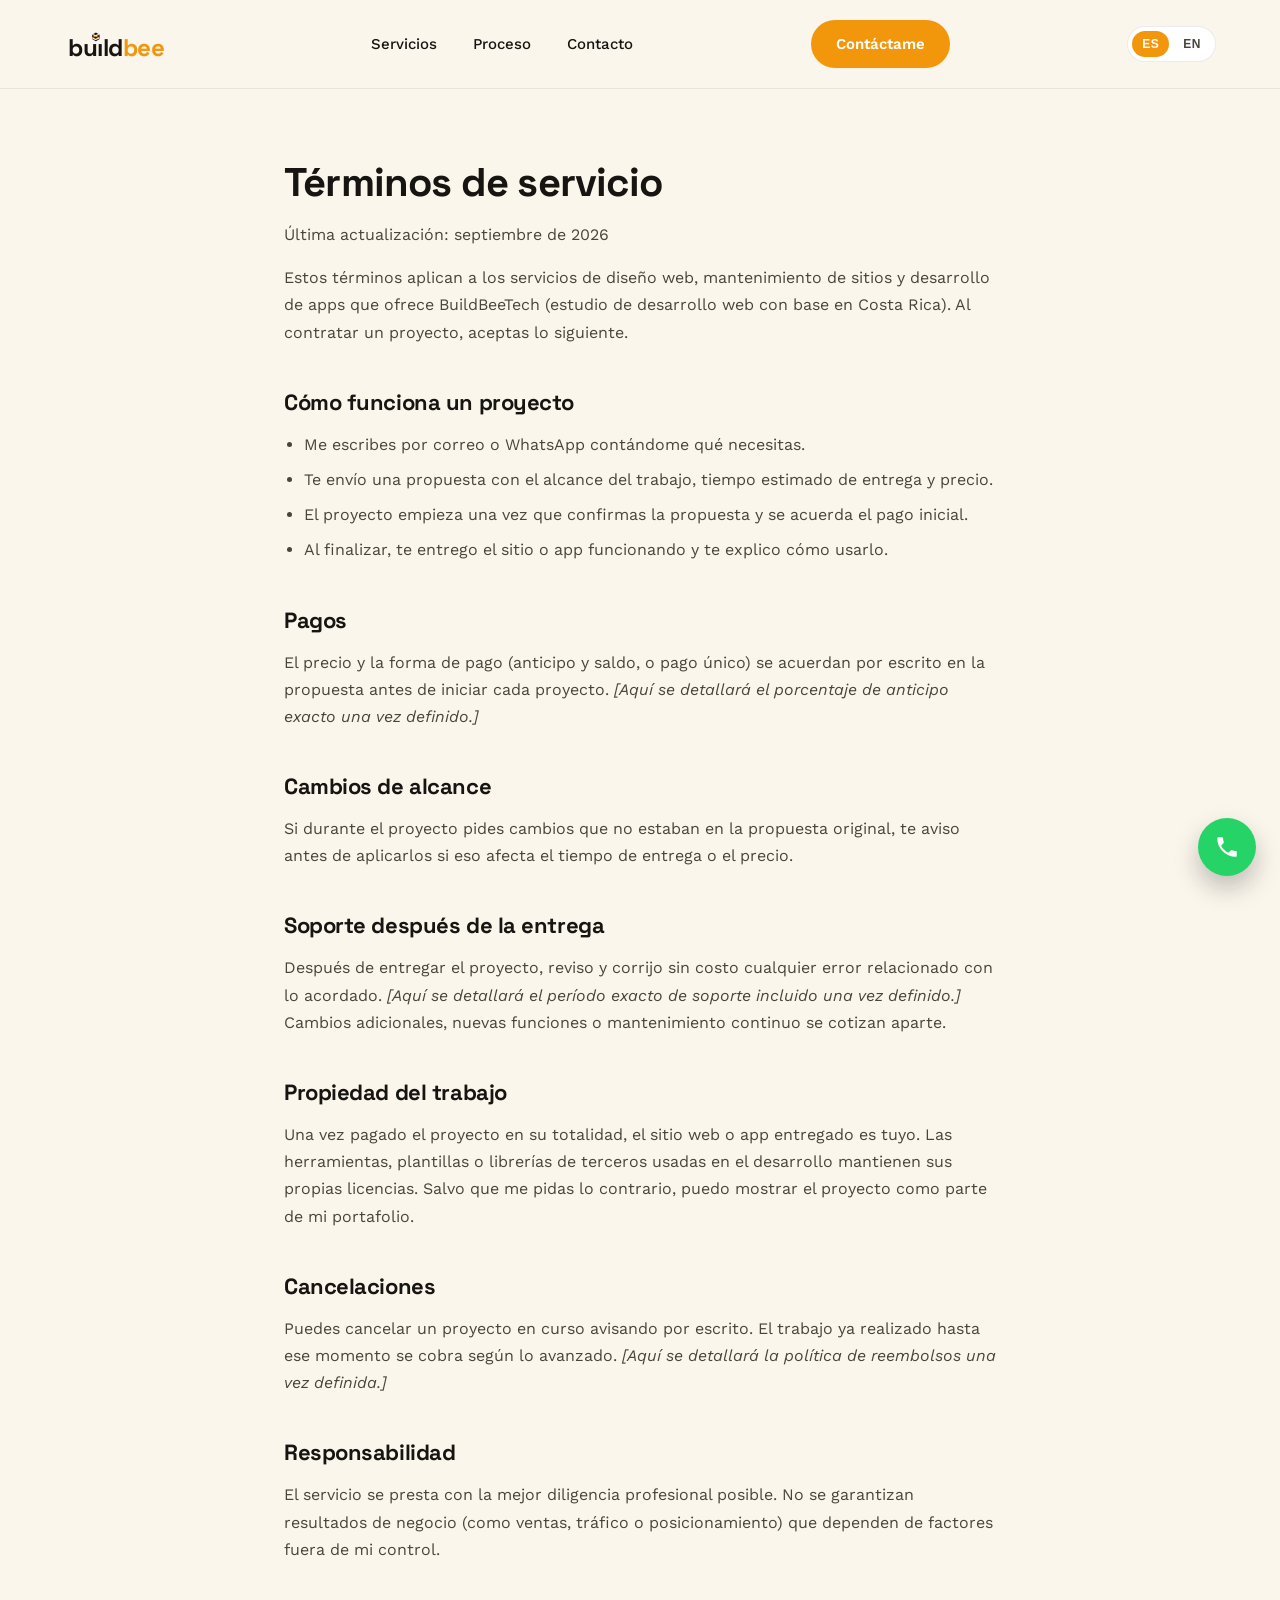
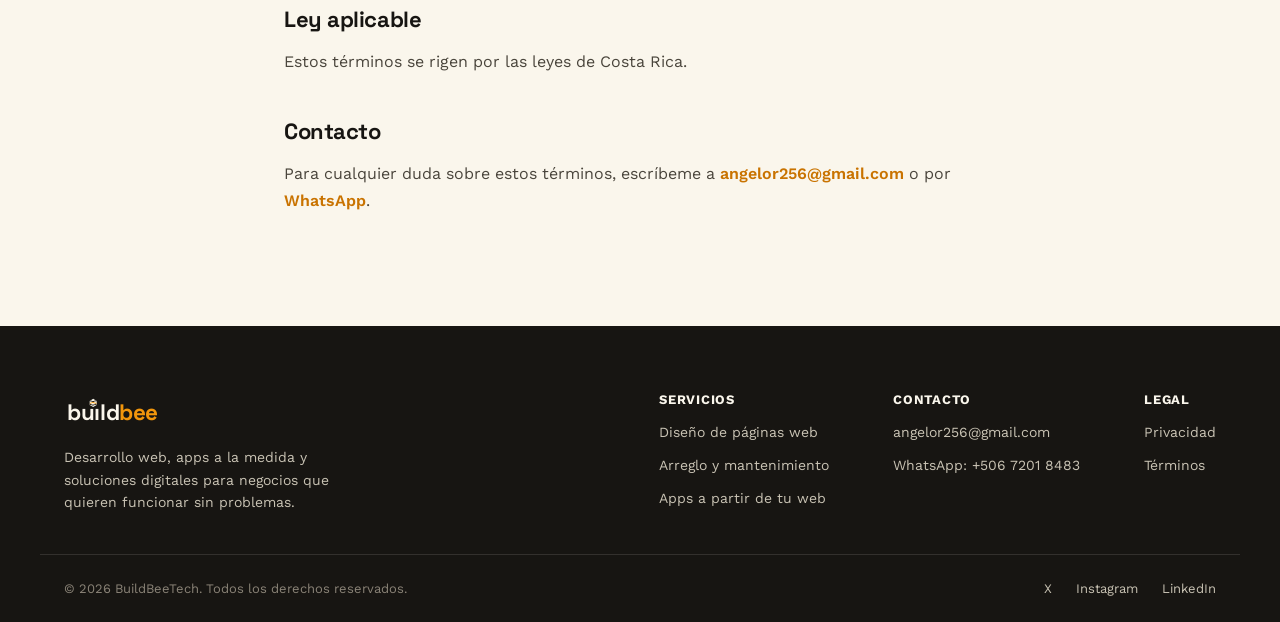
<file: terminos.html>
<!doctype html>
<html lang="es">
<head>
<meta charset="UTF-8">
<meta name="viewport" content="width=device-width, initial-scale=1.0">
<title>Términos de servicio — BuildBeeTech</title>
<meta name="description" content="Términos de servicio de BuildBeeTech: cómo funcionan los proyectos de diseño web, mantenimiento y apps.">
<link rel="icon" type="image/svg+xml" href="assets/img/favicon.svg">
<link rel="preconnect" href="https://fonts.googleapis.com">
<link rel="preconnect" href="https://fonts.gstatic.com" crossorigin>
<link rel="stylesheet" href="https://fonts.googleapis.com/css2?family=Space+Grotesk:wght@500;700&family=Work+Sans:wght@400;500;600;700&display=swap">
<link rel="stylesheet" href="assets/css/styles.css">
</head>
<body data-page="terminos">

<header class="site-header">
  <div class="container nav">
    <a href="index.html" class="logo" aria-label="BuildBeeTech — inicio">
      <svg class="logo-word-mark" width="130" height="43" viewBox="0 0 300 100" fill="none" xmlns="http://www.w3.org/2000/svg" role="img" aria-label="buildbee">
        <defs><clipPath id="hex-nav-dot"><path d="M50,4 L89.8,27 L89.8,73 L50,96 L10.2,73 L10.2,27 Z"/></clipPath></defs>
        <text x="8" y="76" font-family="'Space Grotesk', sans-serif" font-weight="700" font-size="56" letter-spacing="-1" fill="#171512">buıld<tspan fill="#F2960C">bee</tspan></text>
        <g transform="translate(62,21.3) scale(0.22)">
          <path d="M50,4 L89.8,27 L89.8,73 L50,96 L10.2,73 L10.2,27 Z" fill="#171512"/>
          <g clip-path="url(#hex-nav-dot)">
            <path d="M-4,30 Q13,18 30,30 T64,30 T98,30" stroke="#FAF6EC" stroke-width="11" stroke-linecap="round" fill="none"/>
            <path d="M-4,50 Q13,62 30,50 T64,50 T98,50" stroke="#F2960C" stroke-width="11" stroke-linecap="round" fill="none"/>
            <path d="M-4,70 Q13,58 30,70 T64,70 T98,70" stroke="#FAF6EC" stroke-width="11" stroke-linecap="round" fill="none"/>
          </g>
        </g>
      </svg>
    </a>

    <nav class="nav-links" id="nav-links">
      <a href="index.html#servicios">Servicios</a>
      <a href="index.html#proceso">Proceso</a>
      <a href="index.html#contacto">Contacto</a>
    </nav>

    <div class="nav-actions">
      <a href="index.html#contacto" class="btn btn-primary">Contáctame</a>
    </div>



    <div class="lang-switcher" role="group" aria-label="Seleccionar idioma">
      <button type="button" class="lang-btn is-active" data-lang="es" aria-pressed="true">ES</button>
      <button type="button" class="lang-btn" data-lang="en" aria-pressed="false">EN</button>
    </div>
    <button class="nav-toggle" id="nav-toggle" aria-label="Abrir menú" aria-expanded="false" aria-controls="nav-links">
      <span></span><span></span><span></span>
    </button>
  </div>
</header>

<main class="legal-main">
  <div class="container">
    <h1>Términos de servicio</h1>
    <p class="legal-updated">Última actualización: septiembre de 2026</p>

    <p>Estos términos aplican a los servicios de diseño web, mantenimiento de sitios y desarrollo de apps que ofrece BuildBeeTech (estudio de desarrollo web con base en Costa Rica). Al contratar un proyecto, aceptas lo siguiente.</p>

    <h2>Cómo funciona un proyecto</h2>
    <ul>
      <li>Me escribes por correo o WhatsApp contándome qué necesitas.</li>
      <li>Te envío una propuesta con el alcance del trabajo, tiempo estimado de entrega y precio.</li>
      <li>El proyecto empieza una vez que confirmas la propuesta y se acuerda el pago inicial.</li>
      <li>Al finalizar, te entrego el sitio o app funcionando y te explico cómo usarlo.</li>
    </ul>

    <h2>Pagos</h2>
    <p>El precio y la forma de pago (anticipo y saldo, o pago único) se acuerdan por escrito en la propuesta antes de iniciar cada proyecto. <em>[Aquí se detallará el porcentaje de anticipo exacto una vez definido.]</em></p>

    <h2>Cambios de alcance</h2>
    <p>Si durante el proyecto pides cambios que no estaban en la propuesta original, te aviso antes de aplicarlos si eso afecta el tiempo de entrega o el precio.</p>

    <h2>Soporte después de la entrega</h2>
    <p>Después de entregar el proyecto, reviso y corrijo sin costo cualquier error relacionado con lo acordado. <em>[Aquí se detallará el período exacto de soporte incluido una vez definido.]</em> Cambios adicionales, nuevas funciones o mantenimiento continuo se cotizan aparte.</p>

    <h2>Propiedad del trabajo</h2>
    <p>Una vez pagado el proyecto en su totalidad, el sitio web o app entregado es tuyo. Las herramientas, plantillas o librerías de terceros usadas en el desarrollo mantienen sus propias licencias. Salvo que me pidas lo contrario, puedo mostrar el proyecto como parte de mi portafolio.</p>

    <h2>Cancelaciones</h2>
    <p>Puedes cancelar un proyecto en curso avisando por escrito. El trabajo ya realizado hasta ese momento se cobra según lo avanzado. <em>[Aquí se detallará la política de reembolsos una vez definida.]</em></p>

    <h2>Responsabilidad</h2>
    <p>El servicio se presta con la mejor diligencia profesional posible. No se garantizan resultados de negocio (como ventas, tráfico o posicionamiento) que dependen de factores fuera de mi control.</p>

    <h2>Ley aplicable</h2>
    <p>Estos términos se rigen por las leyes de Costa Rica.</p>

    <h2>Contacto</h2>
    <p>Para cualquier duda sobre estos términos, escríbeme a <a href="mailto:angelor256@gmail.com">angelor256@gmail.com</a> o por <a href="https://wa.me/50672018483" target="_blank" rel="noopener">WhatsApp</a>.</p>
  </div>
</main>

<footer class="site-footer">
  <div class="container footer-top">
    <div class="footer-brand">
      <a href="index.html" class="logo" aria-label="BuildBeeTech — inicio">
        <svg class="logo-word-mark" width="120" height="40" viewBox="0 0 300 100" fill="none" xmlns="http://www.w3.org/2000/svg" role="img" aria-label="buildbee">
          <defs><clipPath id="hex-footer-dot"><path d="M50,4 L89.8,27 L89.8,73 L50,96 L10.2,73 L10.2,27 Z"/></clipPath></defs>
          <text x="8" y="76" font-family="'Space Grotesk', sans-serif" font-weight="700" font-size="56" letter-spacing="-1" fill="#FAF6EC">buıld<tspan fill="#F2960C">bee</tspan></text>
          <g transform="translate(62,21.3) scale(0.22)">
            <path d="M50,4 L89.8,27 L89.8,73 L50,96 L10.2,73 L10.2,27 Z" fill="#FAF6EC"/>
            <g clip-path="url(#hex-footer-dot)">
              <path d="M-4,30 Q13,18 30,30 T64,30 T98,30" stroke="#171512" stroke-width="11" stroke-linecap="round" fill="none"/>
              <path d="M-4,50 Q13,62 30,50 T64,50 T98,50" stroke="#F2960C" stroke-width="11" stroke-linecap="round" fill="none"/>
              <path d="M-4,70 Q13,58 30,70 T64,70 T98,70" stroke="#171512" stroke-width="11" stroke-linecap="round" fill="none"/>
            </g>
          </g>
        </svg>
      </a>
      <p>Diseño web, mantenimiento y apps para negocios que quieren funcionar sin problemas.</p>
    </div>
    <div class="footer-columns">
      <div class="footer-col">
        <span class="footer-col-title">Servicios</span>
        <a href="index.html#servicios">Diseño de páginas web</a>
        <a href="index.html#servicios">Arreglo y mantenimiento</a>
        <a href="index.html#servicios">Apps a partir de tu web</a>
      </div>
      <div class="footer-col">
        <span class="footer-col-title">Contacto</span>
        <a href="mailto:angelor256@gmail.com">angelor256@gmail.com</a>
        <a href="https://wa.me/50672018483" target="_blank" rel="noopener">WhatsApp: +506 7201 8483</a>
      </div>
      <div class="footer-col">
        <span class="footer-col-title">Legal</span>
        <a href="privacidad.html">Privacidad</a>
        <a href="terminos.html">Términos</a>
      </div>
    </div>
  </div>
  <div class="container footer-bottom">
    <span>© 2026 BuildBeeTech. Todos los derechos reservados.</span>
    <div class="footer-social">
      <a href="#">X</a>
      <a href="https://www.instagram.com/buildbeetech/" target="_blank" rel="noopener">Instagram</a>
      <a href="#">LinkedIn</a>
    </div>
  </div>
</footer>

<a href="https://wa.me/50672018483" target="_blank" rel="noopener" class="whatsapp-float" aria-label="Escribir por WhatsApp">
  <svg width="26" height="26" viewBox="0 0 24 24" fill="#FFFFFF" aria-hidden="true"><path d="M6.6 10.8c1.4 2.8 3.8 5.1 6.6 6.6l2.2-2.2c.3-.3.7-.4 1-.2 1.1.4 2.3.6 3.6.6.6 0 1 .4 1 1V20c0 .6-.4 1-1 1C10.8 21 3 13.2 3 3.9c0-.6.4-1 1-1h3.4c.6 0 1 .4 1 1 0 1.2.2 2.4.6 3.5.1.3 0 .7-.2 1L6.6 10.8z"/></svg>
</a>

<script src="assets/js/main.js"></script>
</body>
</html>
</file>
<file: assets/css/styles.css>
/* buildbee — design tokens */
:root {
  --cream: #FAF6EC;
  --white: #FFFFFF;
  --panel: #F5F2E9;
  --ink: #171512;
  --muted: #4A453C;
  --muted-2: #8A8377;
  --line: rgba(23, 21, 18, 0.08);
  --line-dark: rgba(250, 246, 236, 0.12);
  --orange: #F2960C;
  --orange-dark: #C97300;
  --yellow: #F5B700;

  --font-display: 'Space Grotesk', sans-serif;
  --font-body: 'Work Sans', sans-serif;

  --container: 1200px;
}

* { box-sizing: border-box; }

html { scroll-behavior: smooth; }

body {
  margin: 0;
  font-family: var(--font-body);
  color: var(--ink);
  background: var(--cream);
  line-height: 1.5;
}

h1, h2, h3 {
  font-family: var(--font-display);
  font-weight: 700;
  letter-spacing: -0.02em;
  margin: 0;
}

p { margin: 0; }

a { color: inherit; text-decoration: none; }

img, svg { display: block; max-width: 100%; }

.container {
  width: 100%;
  max-width: var(--container);
  margin: 0 auto;
  padding: 0 24px;
}

/* Buttons */
.btn {
  display: inline-flex;
  align-items: center;
  gap: 8px;
  justify-content: center;
  border-radius: 999px;
  font-weight: 600;
  font-size: 15px;
  padding: 12px 24px;
  border: 1px solid transparent;
  cursor: pointer;
  white-space: nowrap;
}

.btn-lg { padding: 16px 28px; font-size: 16px; }

.btn-primary { background: var(--orange); color: var(--white); }
.btn-primary:hover { background: var(--orange-dark); }

.btn-ghost { background: transparent; color: var(--ink); padding-left: 8px; padding-right: 8px; }

/* Header */
.site-header {
  position: sticky;
  top: 0;
  z-index: 50;
  background: var(--cream);
  border-bottom: 1px solid var(--line);
}

.nav {
  height: 88px;
  display: flex;
  align-items: center;
  justify-content: space-between;
  gap: 24px;
}

.logo {
  display: flex;
  align-items: center;
  gap: 10px;
  flex-shrink: 0;
}

.logo-word-mark { display: block; }

.nav-links {
  display: flex;
  align-items: center;
  gap: 36px;
  font-size: 15px;
  font-weight: 500;
}

.nav-actions {
  display: flex;
  align-items: center;
  gap: 18px;
  flex-shrink: 0;
}

.nav-toggle {
  display: none;
  flex-direction: column;
  justify-content: center;
  gap: 5px;
  width: 36px;
  height: 36px;
  background: none;
  border: none;
  cursor: pointer;
  padding: 0;
}

.nav-toggle span {
  display: block;
  width: 100%;
  height: 2px;
  background: var(--ink);
  border-radius: 2px;
}

.lang-switcher {
  display: inline-flex;
  align-items: center;
  gap: 4px;
  background: var(--white);
  border: 1px solid var(--line);
  border-radius: 999px;
  padding: 4px;
  flex-shrink: 0;
}

.lang-btn {
  border: none;
  background: transparent;
  color: var(--muted);
  font-size: 12px;
  font-weight: 700;
  letter-spacing: 0.04em;
  border-radius: 999px;
  padding: 6px 10px;
  cursor: pointer;
}

.lang-btn.is-active {
  background: var(--orange);
  color: var(--white);
}

.lang-btn:focus-visible {
  outline: 2px solid var(--orange);
  outline-offset: 2px;
}

/* Hero */
.hero { padding: 72px 0; }

.hero-grid {
  display: grid;
  grid-template-columns: 1fr 1fr;
  gap: 64px;
  align-items: center;
}

.hero-copy { display: flex; flex-direction: column; gap: 24px; }

.badge {
  display: inline-flex;
  align-self: flex-start;
  align-items: center;
  gap: 8px;
  background: var(--white);
  border: 1px solid var(--line);
  padding: 8px 16px;
  border-radius: 999px;
  font-size: 13px;
  font-weight: 600;
  color: #8A6D1F;
}

.badge .dot {
  width: 8px;
  height: 8px;
  border-radius: 50%;
  background: var(--yellow);
}

.hero-copy h1 { font-size: 52px; line-height: 1.1; }

.lead { font-size: 18px; line-height: 1.6; color: var(--muted); max-width: 480px; }

.hero-actions { display: flex; gap: 16px; align-items: center; flex-wrap: wrap; }

.hero-chips {
  list-style: none;
  margin: 0;
  padding: 0;
  display: flex;
  flex-wrap: wrap;
  gap: 10px;
}

.hero-chips li {
  font-size: 13px;
  font-weight: 600;
  color: var(--muted);
  background: var(--white);
  border: 1px solid var(--line);
  border-radius: 999px;
  padding: 6px 14px;
}

.fine-print { font-size: 13px; color: var(--muted-2); }

.hero-panel {
  width: 100%;
  max-width: 460px;
  background: var(--white);
  border: 1px solid var(--line);
  border-radius: 24px;
  padding: 40px;
  box-shadow: 0 30px 60px rgba(23, 21, 18, 0.1);
  display: flex;
  flex-direction: column;
  gap: 4px;
}

.hero-panel-eyebrow {
  font-size: 13px;
  font-weight: 700;
  text-transform: uppercase;
  letter-spacing: 0.06em;
  color: var(--orange-dark);
}

.hero-panel-title {
  font-family: var(--font-display);
  font-size: 25px;
  line-height: 1.3;
  margin: 8px 0 20px;
}

.hero-panel-list { display: flex; flex-direction: column; }

.hero-panel-item {
  display: flex;
  align-items: flex-start;
  gap: 18px;
  padding: 18px 0;
}

.hero-panel-icon {
  flex-shrink: 0;
  width: 56px;
  height: 56px;
  border-radius: 50%;
  background: var(--cream);
  display: flex;
  align-items: center;
  justify-content: center;
}

.hero-panel-item-title {
  display: block;
  font-family: var(--font-display);
  font-weight: 700;
  font-size: 17px;
  margin-bottom: 4px;
}

.hero-panel-item-desc {
  margin: 0;
  font-size: 14px;
  line-height: 1.5;
  color: var(--muted);
}

.hero-panel-divider { height: 1px; background: var(--line); }

.hero-panel-link {
  margin-top: 16px;
  align-self: flex-start;
  font-size: 14px;
  font-weight: 600;
  color: var(--orange-dark);
}

/* Portfolio */
.portfolio { padding: 96px 0; }

.portfolio-grid {
  display: grid;
  grid-template-columns: repeat(2, 1fr);
  gap: 32px;
}

.portfolio-tile {
  background: var(--white);
  border: 1px solid var(--line);
  border-radius: 20px;
  overflow: hidden;
  display: flex;
  flex-direction: column;
  transition: transform 0.2s ease, box-shadow 0.2s ease;
}

.portfolio-tile:hover {
  transform: translateY(-4px);
  box-shadow: 0 24px 48px rgba(23, 21, 18, 0.12);
}

.portfolio-tile-media {
  display: block;
  background: var(--panel);
  height: 240px;
  overflow: hidden;
}

.portfolio-tile-media img { width: 100%; height: 100%; object-fit: cover; object-position: top; }

.portfolio-placeholder {
  display: flex;
  align-items: center;
  justify-content: center;
  background-image: url("data:image/svg+xml,%3Csvg width='60' height='60' viewBox='0 0 60 60' xmlns='http://www.w3.org/2000/svg'%3E%3Cg fill='none' fill-rule='evenodd'%3E%3Cg fill='%23E68A00' fill-opacity='0.07'%3E%3Cpath d='M30 0l25.98 15v30L30 60 4.02 45V15z'/%3E%3C/g%3E%3C/g%3E%3C/svg%3E");
}

.portfolio-tile-body {
  padding: 28px;
  display: flex;
  flex-direction: column;
  gap: 12px;
  flex: 1;
}

.portfolio-tile-body h3 { font-family: var(--font-display); font-size: 22px; }
.portfolio-tile-body p { font-size: 15px; line-height: 1.6; color: var(--muted); }

.portfolio-card {
  display: flex;
  background: var(--white);
  border: 1px solid var(--line);
  border-radius: 20px;
  overflow: hidden;
}

.portfolio-media {
  flex: 1;
  min-width: 0;
  background: var(--panel);
}

.portfolio-media img { width: 100%; height: 100%; object-fit: cover; object-position: top; }

.portfolio-body {
  flex: 1;
  padding: 40px;
  display: flex;
  flex-direction: column;
  gap: 14px;
  justify-content: center;
}

.portfolio-tag {
  font-size: 12px;
  font-weight: 700;
  text-transform: uppercase;
  letter-spacing: 0.06em;
  color: var(--orange-dark);
}

.portfolio-body h3 { font-family: var(--font-display); font-size: 24px; }
.portfolio-body p { font-size: 15px; line-height: 1.6; color: var(--muted); }

.portfolio-links { display: flex; gap: 12px; margin-top: 8px; flex-wrap: wrap; }

/* About */
.about { padding: 96px 0; }

.eyebrow {
  font-size: 12px;
  font-weight: 700;
  text-transform: uppercase;
  letter-spacing: 0.06em;
  color: var(--orange-dark);
}

.about-inner {
  max-width: 640px;
  margin: 0 auto;
  text-align: center;
  display: flex;
  flex-direction: column;
  align-items: center;
  gap: 12px;
}

.about-inner h2 { font-size: 28px; }
.about-inner p { font-size: 16px; line-height: 1.7; color: var(--muted); }
.about-inner p a { color: var(--orange-dark); font-weight: 600; }

/* Contact */
.contact {
  background: var(--white);
  border-top: 1px solid var(--line);
  border-bottom: 1px solid var(--line);
  padding: 96px 0;
}

.contact-inner {
  display: flex;
  flex-direction: column;
  align-items: center;
  gap: 16px;
  text-align: center;
}

.contact-inner h2 { font-size: 34px; }
.contact-inner p { font-size: 17px; color: var(--muted); }

.contact-methods {
  display: flex;
  flex-wrap: wrap;
  justify-content: center;
  gap: 20px;
  margin-top: 24px;
}

.contact-card {
  display: flex;
  flex-direction: column;
  gap: 6px;
  min-width: 220px;
  background: var(--cream);
  border: 1px solid var(--line);
  border-radius: 16px;
  padding: 20px 28px;
}

.contact-card:hover { border-color: var(--orange); }

.contact-label {
  font-size: 12px;
  font-weight: 700;
  text-transform: uppercase;
  letter-spacing: 0.06em;
  color: var(--muted-2);
}

.contact-value {
  font-family: var(--font-display);
  font-weight: 700;
  font-size: 19px;
  color: var(--ink);
}

/* Section head */
.section-head {
  text-align: center;
  display: flex;
  flex-direction: column;
  gap: 16px;
  align-items: center;
  max-width: 600px;
  margin: 0 auto 56px;
}

.section-head h2 { font-size: 34px; }
.section-head p { font-size: 17px; color: var(--muted); }

/* Features */
.features, .how-it-works { padding: 96px 0; }

.how-it-works {
  background: var(--white);
  border-top: 1px solid var(--line);
  border-bottom: 1px solid var(--line);
}

.features-grid, .steps-grid {
  display: grid;
  grid-template-columns: repeat(3, 1fr);
  gap: 32px;
}

.card {
  background: var(--white);
  border: 1px solid var(--line);
  border-radius: 16px;
  padding: 32px;
  display: flex;
  flex-direction: column;
  gap: 18px;
}

.card h3 { font-size: 20px; }
.card p { font-size: 15px; line-height: 1.6; color: var(--muted); }

.card-icon {
  width: 56px;
  height: 56px;
  border-radius: 16px;
  background: var(--cream);
  border: 1px solid var(--line);
  display: flex;
  align-items: center;
  justify-content: center;
}

.card-list {
  list-style: none;
  margin: 0;
  padding: 0;
  display: flex;
  flex-direction: column;
  gap: 10px;
}

.card-list li {
  position: relative;
  padding-left: 24px;
  font-size: 14px;
  line-height: 1.5;
  color: var(--muted);
}

.card-list li::before {
  content: "✓";
  position: absolute;
  left: 0;
  top: 0;
  font-weight: 700;
  color: var(--orange-dark);
}

/* Estimator (cotizador interactivo) */
.estimator {
  padding: 96px 0;
  background: var(--ink);
}

.estimator .section-head h2 { color: var(--cream); }
.estimator .section-head p { color: #C9C3B4; }

.estimator-card {
  display: grid;
  grid-template-columns: 1.6fr 1fr;
  gap: 32px;
  align-items: start;
}

.estimator-options { display: flex; flex-direction: column; gap: 32px; }

.estimator-fieldset {
  border: none;
  margin: 0;
  padding: 0;
  min-width: 0;
}

.estimator-fieldset legend {
  font-family: var(--font-display);
  font-weight: 700;
  font-size: 16px;
  color: var(--cream);
  margin-bottom: 16px;
  padding: 0;
}

.estimator-fieldset legend small {
  font-family: var(--font-body);
  font-weight: 500;
  font-size: 13px;
  color: var(--muted-2);
}

.option-grid {
  display: grid;
  grid-template-columns: repeat(2, 1fr);
  gap: 14px;
}

.option-card input {
  position: absolute;
  opacity: 0;
  pointer-events: none;
}

.option-card { position: relative; display: block; cursor: pointer; }

.option-inner {
  display: flex;
  flex-direction: column;
  gap: 6px;
  background: rgba(250, 246, 236, 0.04);
  border: 1px solid var(--line-dark);
  border-radius: 14px;
  padding: 18px;
  transition: border-color 0.15s ease, background 0.15s ease, transform 0.15s ease;
}

.option-inner strong { font-size: 15px; color: var(--cream); }
.option-inner small { font-size: 13px; line-height: 1.45; color: #C9C3B4; }

.option-meta {
  font-style: normal;
  font-size: 12px;
  font-weight: 700;
  color: var(--yellow);
}

.option-check {
  position: absolute;
  top: 16px;
  right: 16px;
  width: 18px;
  height: 18px;
  border-radius: 50%;
  border: 2px solid rgba(250, 246, 236, 0.3);
  transition: border-color 0.15s ease, background 0.15s ease;
}

.option-card:hover .option-inner { border-color: rgba(242, 150, 12, 0.5); }

.option-card input:checked + .option-inner {
  border-color: var(--orange);
  background: rgba(242, 150, 12, 0.1);
  transform: translateY(-1px);
}

.option-card input:checked + .option-inner .option-check {
  border-color: var(--orange);
  background: var(--orange);
  box-shadow: inset 0 0 0 3px var(--ink);
}

.option-card input:focus-visible + .option-inner {
  outline: 2px solid var(--orange);
  outline-offset: 2px;
}

.urgency-grid {
  display: grid;
  grid-template-columns: repeat(2, 1fr);
  gap: 14px;
}

.urgency-card { position: relative; display: block; cursor: pointer; }
.urgency-card input { position: absolute; opacity: 0; pointer-events: none; }

.urgency-card .option-inner { flex-direction: row; align-items: baseline; gap: 10px; flex-wrap: wrap; }
.urgency-card .option-inner small { flex-basis: 100%; }

.urgency-card input:checked + .option-inner {
  border-color: var(--orange);
  background: rgba(242, 150, 12, 0.1);
}

.urgency-card input:focus-visible + .option-inner {
  outline: 2px solid var(--orange);
  outline-offset: 2px;
}

.estimator-summary {
  position: sticky;
  top: 112px;
  background: var(--white);
  border-radius: 20px;
  padding: 32px;
  display: flex;
  flex-direction: column;
  gap: 12px;
  box-shadow: 0 30px 60px rgba(0, 0, 0, 0.35);
}

.summary-eyebrow {
  font-size: 12px;
  font-weight: 700;
  text-transform: uppercase;
  letter-spacing: 0.06em;
  color: var(--orange-dark);
}

.summary-price {
  font-family: var(--font-display);
  font-weight: 700;
  font-size: 36px;
  line-height: 1.1;
  letter-spacing: -0.02em;
  color: var(--ink);
}

.summary-list {
  list-style: none;
  margin: 8px 0 0;
  padding: 16px 0 0;
  border-top: 1px dashed var(--line);
  display: flex;
  flex-direction: column;
  gap: 8px;
}

.summary-list li { font-size: 13px; color: var(--muted); }
.summary-list li::before { content: "• "; color: var(--orange); font-weight: 700; }

.summary-note { font-size: 12px; line-height: 1.5; color: var(--muted-2); }

.summary-cta { width: 100%; margin-top: 8px; }

.summary-price.is-updated { animation: price-pop 0.35s ease; }

@keyframes price-pop {
  0% { transform: scale(0.96); opacity: 0.6; }
  60% { transform: scale(1.02); }
  100% { transform: scale(1); opacity: 1; }
}

.step { display: flex; flex-direction: column; gap: 16px; }

.step-number {
  width: 44px;
  height: 44px;
  border-radius: 50%;
  background: var(--ink);
  color: var(--cream);
  display: flex;
  align-items: center;
  justify-content: center;
  font-family: var(--font-display);
  font-weight: 700;
  font-size: 17px;
}

.step-number-accent { background: var(--orange); color: var(--white); }

.step h3 { font-size: 20px; }
.step p { font-size: 15px; line-height: 1.6; color: var(--muted); }

/* Footer */
.site-footer { background: var(--ink); padding: 64px 0 0; }

.footer-top {
  display: flex;
  justify-content: space-between;
  gap: 48px;
  flex-wrap: wrap;
  padding-bottom: 40px;
}

.footer-brand { display: flex; flex-direction: column; gap: 16px; max-width: 280px; }

.footer-brand p { font-size: 14px; line-height: 1.6; color: #C9C3B4; }

.footer-columns { display: flex; gap: 64px; flex-wrap: wrap; }

.footer-col { display: flex; flex-direction: column; gap: 12px; }

.footer-col-title {
  font-size: 13px;
  font-weight: 700;
  color: var(--cream);
  text-transform: uppercase;
  letter-spacing: 0.06em;
}

.footer-col a { font-size: 14px; color: #C9C3B4; }
.footer-col a:hover { color: var(--cream); }

.footer-bottom {
  border-top: 1px solid var(--line-dark);
  display: flex;
  justify-content: space-between;
  align-items: center;
  flex-wrap: wrap;
  gap: 16px;
  padding: 24px 24px;
}

.footer-bottom span { font-size: 13px; color: var(--muted-2); }

.footer-social { display: flex; gap: 24px; }
.footer-social a { font-size: 13px; color: #C9C3B4; }
.footer-social a:hover { color: var(--cream); }

/* Legal pages */
.legal-main { padding: 64px 0 96px; }

.legal-main .container { max-width: 760px; }

.legal-main h1 { font-size: 40px; margin: 0 0 8px; }

.legal-updated { font-size: 14px; color: var(--muted-2); margin: 0 0 40px; }

.legal-main h2 { font-family: var(--font-display); font-size: 22px; margin: 40px 0 12px; }

.legal-main p { font-size: 16px; line-height: 1.7; color: var(--muted); margin: 0 0 16px; }

.legal-main a { color: var(--orange-dark); font-weight: 600; }

.legal-main ul {
  margin: 0 0 16px;
  padding-left: 20px;
  display: flex;
  flex-direction: column;
  gap: 8px;
}

.legal-main li { font-size: 16px; line-height: 1.7; color: var(--muted); }

/* Responsive */
@media (max-width: 960px) {
  .hero-grid { grid-template-columns: 1fr; }
  .hero-visual { order: -1; }
  .features-grid, .steps-grid { grid-template-columns: 1fr; }
  .portfolio-grid { grid-template-columns: 1fr; }
  .estimator-card { grid-template-columns: 1fr; }
  .estimator-summary { position: static; }
}

@media (max-width: 860px) {
  .nav-links, .nav-actions { display: none; }

  .nav-toggle { display: flex; }

  .site-header.open .nav-links,
  .site-header.open .nav-actions {
    display: flex;
  }

  .site-header.open .nav {
    flex-wrap: wrap;
    height: auto;
    padding: 20px 24px;
  }

  .site-header.open .nav-links {
    flex-direction: column;
    align-items: flex-start;
    width: 100%;
    gap: 20px;
    order: 3;
    padding-top: 16px;
    border-top: 1px solid var(--line);
    margin-top: 16px;
  }

  .site-header.open .nav-actions {
    order: 2;
    margin-left: auto;
  }

  .lang-switcher {
    margin-left: auto;
  }
}

@media (max-width: 860px) {
  .portfolio-card { flex-direction: column; }
  .portfolio-media { height: 220px; }
}

@media (max-width: 640px) {
  .hero-copy h1 { font-size: 38px; }
  .hero-panel { padding: 28px; }
  .section-head h2 { font-size: 28px; }
  .footer-top { flex-direction: column; }
  .footer-columns { gap: 32px; }
  .whatsapp-float { width: 52px; height: 52px; bottom: 16px; right: 16px; }
  .option-grid, .urgency-grid { grid-template-columns: 1fr; }
  .summary-price { font-size: 30px; }
  .estimator { padding: 72px 0; }
  .hero-actions .btn { flex: 1 1 auto; }
}

/* WhatsApp floating button */
.whatsapp-float {
  position: fixed;
  right: 24px;
  bottom: 24px;
  width: 58px;
  height: 58px;
  border-radius: 50%;
  background: #25D366;
  display: flex;
  align-items: center;
  justify-content: center;
  box-shadow: 0 12px 24px rgba(23, 21, 18, 0.25);
  z-index: 60;
  transition: transform 0.15s ease;
}

.whatsapp-float:hover { transform: scale(1.06); }
</file>
